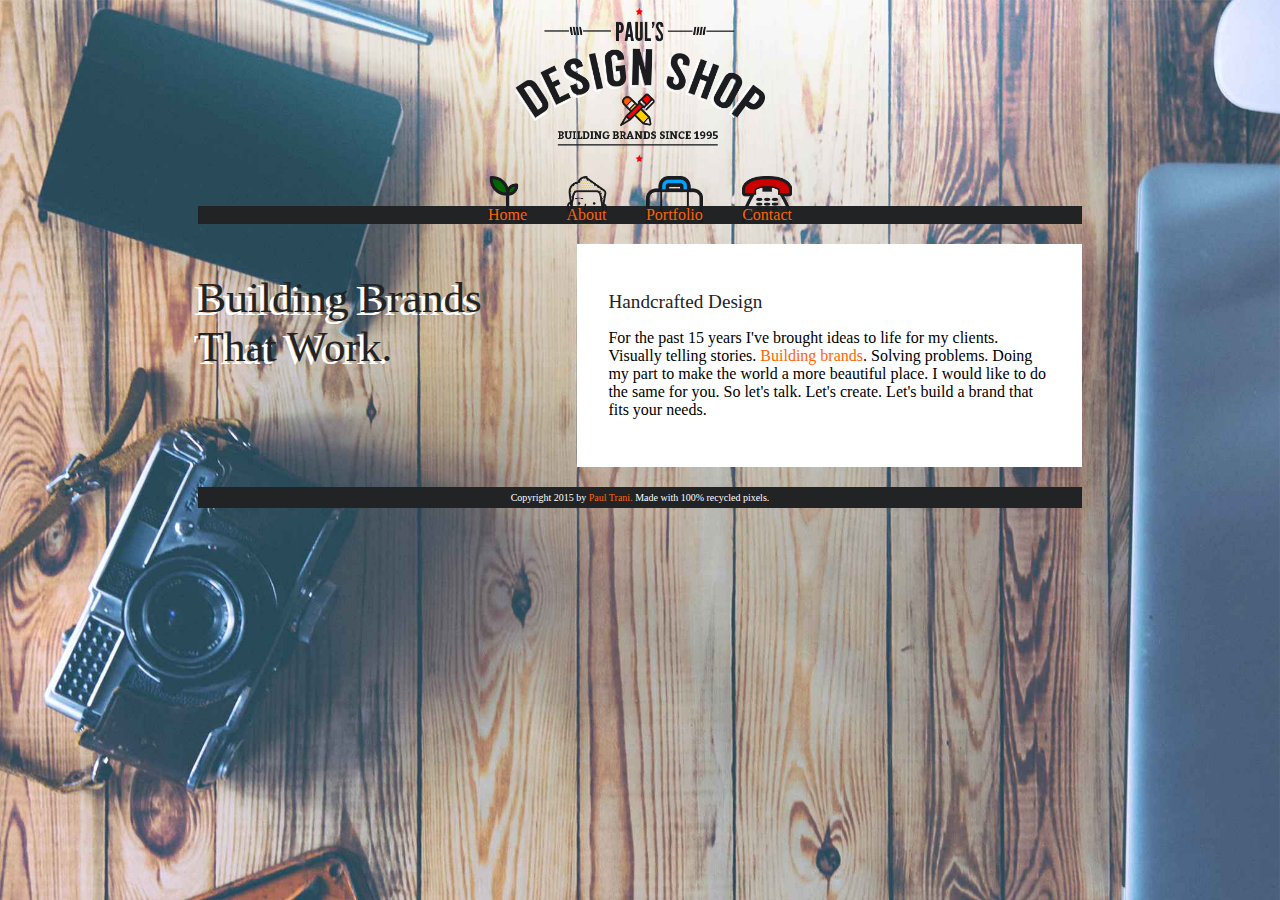
<file: index.html>
<!doctype html>
<html>
<head>
<meta charset="utf-8">
<title>Paul's Design Shop | Home</title>
<link href="styles.css" rel="stylesheet" type="text/css">
<!--The following script tag downloads a font from the Adobe Edge Web Fonts server for use within the web page. We recommend that you do not modify it.--><script>var __adobewebfontsappname__="dreamweaver"</script><script src="http://use.edgefonts.net/source-sans-pro:n2,n9:default;league-gothic:n4:default;bitter:n4:default.js" type="text/javascript"></script>
</head>

<body>

<header>
	<img src="Images/logo.png" width="250" alt=""/>
	<nav>
	  <a href="index.html" class="navHome">Home</a> 
	  <a href="about.html" class="navAbout">About</a> 
	  <a href="portfolio.html" class="navPort">Portfolio</a> 
	  <a href="contact.html" class="navContact">Contact</a>
	</nav>
</header>
<aside class="asideLeft">
  <h1>Building Brands That Work.</h1>
</aside>
<section class="sectionRight">
  <h2>Handcrafted Design</h2>
  <p>For the past 15 years I've brought ideas to life for my clients. Visually telling stories. <a href="portfolio.html">Building brands</a>. Solving problems. Doing my part to make the world a more beautiful place. I would like to do the same for you. So let's talk. Let's create. Let's build a brand that fits your needs. </p>
</section>
<footer>Copyright 2015 by<a href="http://www.paultrani.com" target="_blank"> Paul Trani.</a> Made with 100% recycled pixels.</footer>

</body>
</html>
</file>
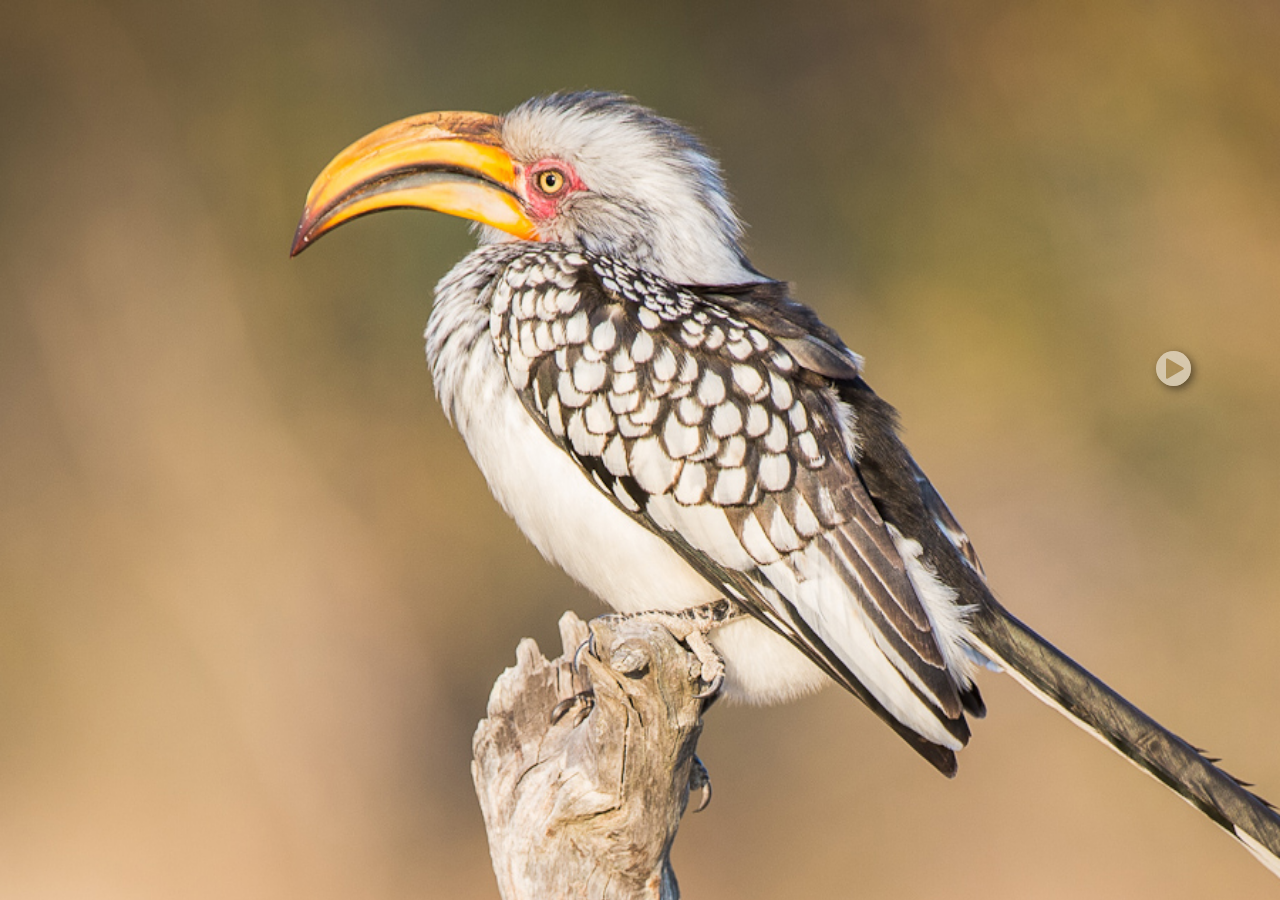
<file: EdgeAnimate/index.html>
<!DOCTYPE html>
<html style="height:100%;">
<head>
	<meta http-equiv="Content-Type" content="text/html; charset=utf-8"/>
	<meta http-equiv="X-UA-Compatible" content="IE=Edge"/>
	<title>Untitled</title>
<!--Adobe Edge Runtime-->
    <meta http-equiv="X-UA-Compatible" content="IE=Edge">
    <script type="text/javascript" charset="utf-8" src="index_edgePreload.js"></script>
    <style>
        .edgeLoad-EDGE-1396734290 { visibility:hidden; }
    </style>
<!--Adobe Edge Runtime End-->

</head>
<body style="margin:0;padding:0;height:100%;">
	<div id="Stage" class="EDGE-1396734290">
	</div>
</body>
</html>
</file>
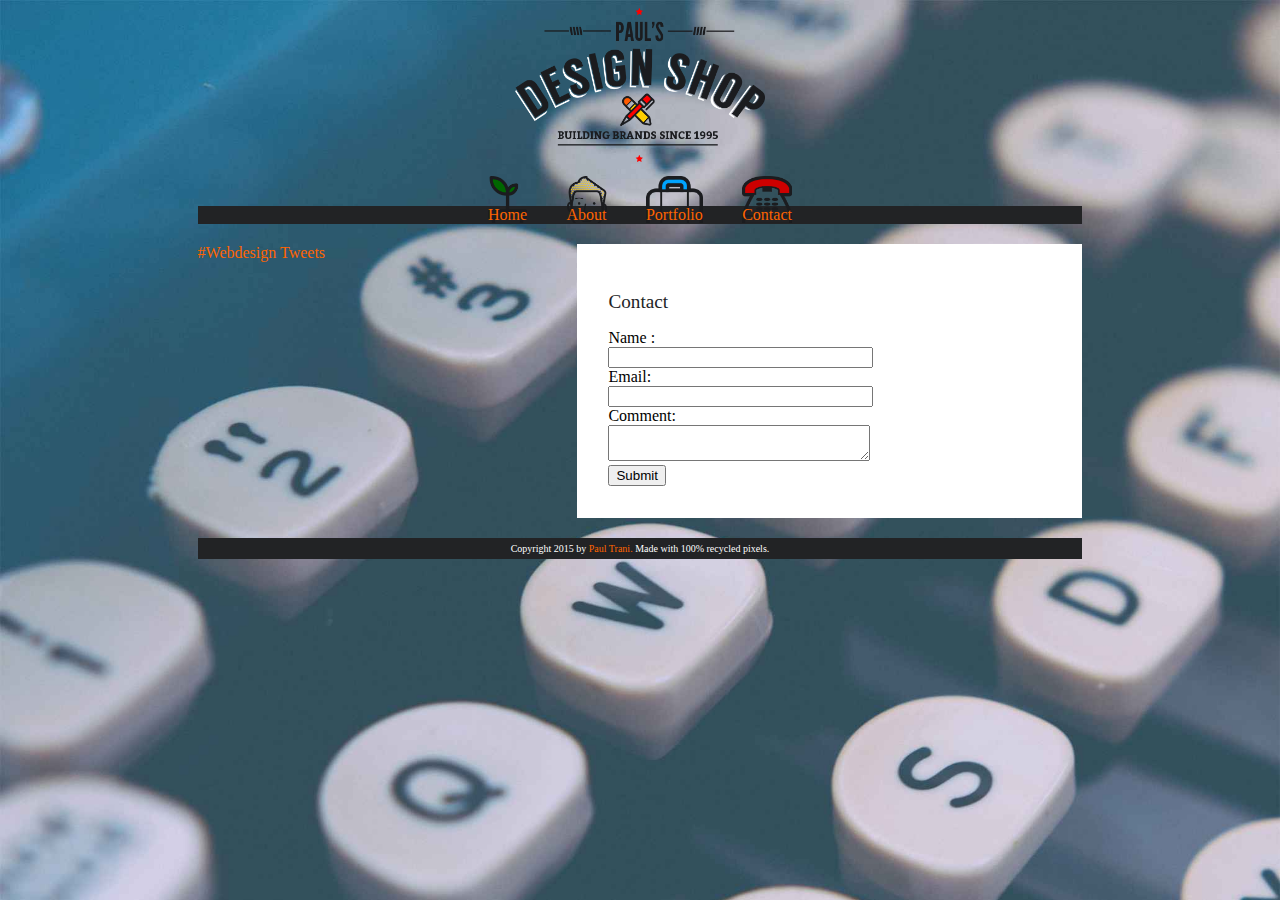
<file: contact.html>
<!doctype html>
<html>
<head>
<meta charset="utf-8">
<title>Paul's Design Shop | Contact</title>
<link href="styles.css" rel="stylesheet" type="text/css">
<style type="text/css">
body {
	background-image: url(Images/bkgdContact.jpg);
	background-size: cover;
	background-attachment: fixed;
}
</style>
<!--The following script tag downloads a font from the Adobe Edge Web Fonts server for use within the web page. We recommend that you do not modify it.--><script>var __adobewebfontsappname__="dreamweaver"</script><script src="http://use.edgefonts.net/source-sans-pro:n2,n9:default;league-gothic:n4:default;bitter:n4:default.js" type="text/javascript"></script>
</head>

<body>

<header><img src="Images/logo.png" width="250" alt=""/>
  <nav><a href="index.html" class="navHome">Home</a> <a href="about.html" class="navAbout">About</a> <a href="portfolio.html" class="navPort">Portfolio</a> <a href="contact.html" class="navContact">Contact</a></nav>
</header>

<aside class="asideLeft">
	<a class="twitter-timeline"  href="https://twitter.com/hashtag/Webdesign" data-widget-id="824609790932480005">#Webdesign Tweets</a>
<script>!function(d,s,id){var js,fjs=d.getElementsByTagName(s)[0],p=/^http:/.test(d.location)?'http':'https';if(!d.getElementById(id)){js=d.createElement(s);js.id=id;js.src=p+"://platform.twitter.com/widgets.js";fjs.parentNode.insertBefore(js,fjs);}}(document,"script","twitter-wjs");</script>
</aside>

<section class="sectionRight">
  <h2>Contact</h2>
  <form action="thankyou.html" method="post" name="form1" id="form1">
    <label for="name">Name
    :</label>
    <br>
    <input name="name" type="text" required id="name" form="form1" size="30">
    <br>
    <label for="email">Email:</label>
    <br>
    <input name="email" type="email" required id="email" form="form1" size="30">
    <br>
    <label for="comments">Comment:</label>
    <br>
    <textarea name="comments" cols="30" required id="comments" form="form1"></textarea>
    <br>
    <input name="submit" type="submit" id="submit" form="form1" value="Submit">
    &nbsp;
  </form>
</section>
<footer>Copyright 2015 by<a href="http://www.paultrani.com" target="_blank"> Paul Trani.</a> Made with 100% recycled pixels.</footer>

</body>
</html>
</file>
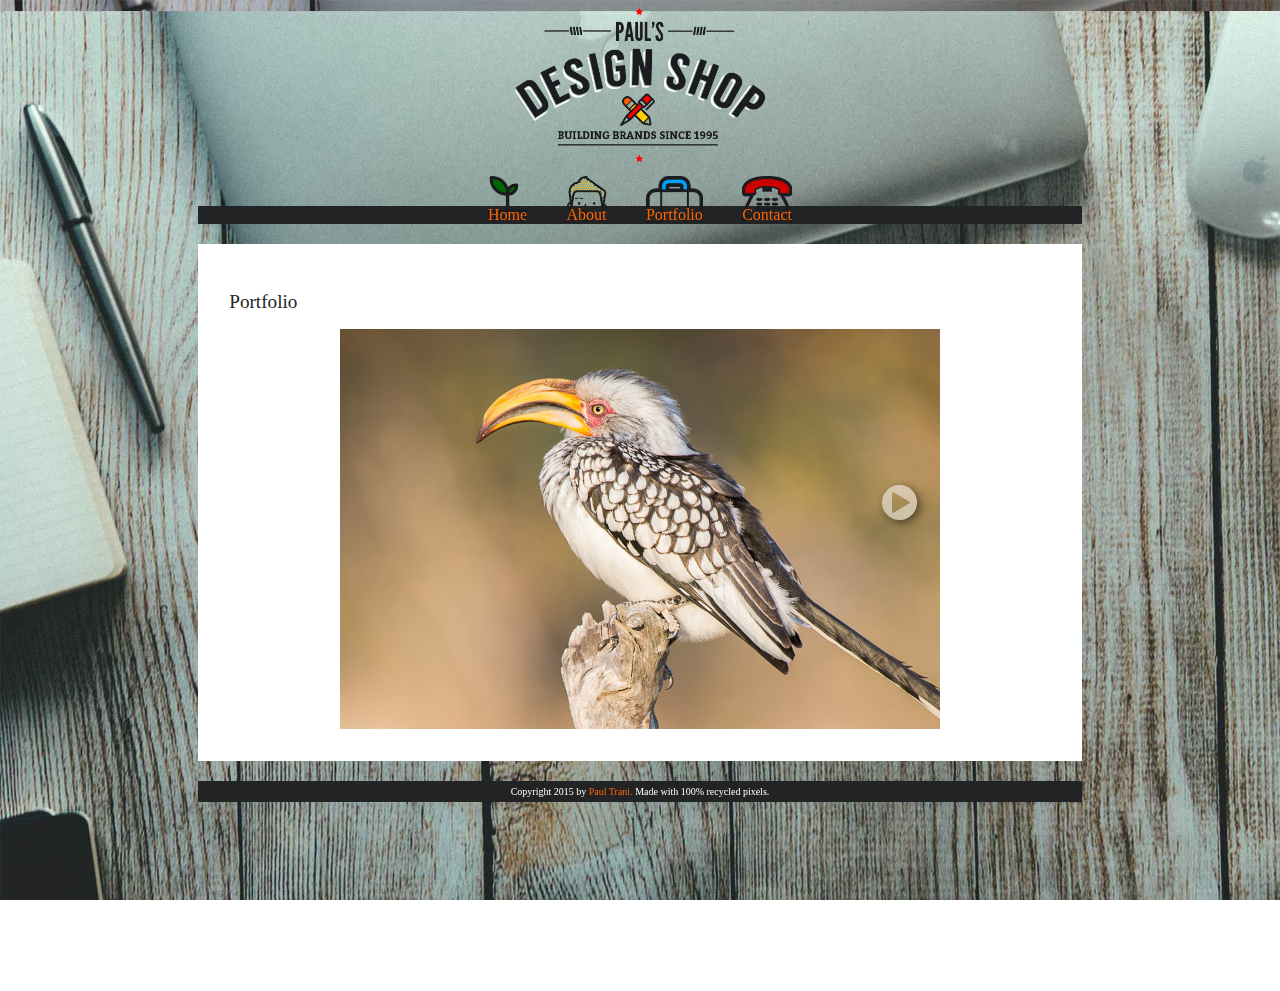
<file: portfolio.html>
<!doctype html>
<html>
<head>
<meta charset="utf-8">
<title>Paul's Design Shop | Portfolio</title>
<link href="styles.css" rel="stylesheet" type="text/css">
<style type="text/css">
body {
	background-image: url(Images/bkgdPort.jpg);
	background-size: cover;
	background-attachment: fixed;
}
</style>
<!--The following script tag downloads a font from the Adobe Edge Web Fonts server for use within the web page. We recommend that you do not modify it.--><script>var __adobewebfontsappname__="dreamweaver"</script><script src="http://use.edgefonts.net/source-sans-pro:n2,n9:default;league-gothic:n4:default;bitter:n4:default.js" type="text/javascript"></script>
</head>

<body>

<header><img src="Images/logo.png" width="250" alt=""/>
  <nav><a href="index.html" class="navHome">Home</a> <a href="about.html" class="navAbout">About</a> <a href="portfolio.html" class="navPort">Portfolio</a> <a href="contact.html" class="navContact">Contact</a></nav>
</header>
<section class="sectionFull">
  <h2>Portfolio </h2>
  <object id="EdgeID" type="text/html" width="600" height="400" data-dw-widget="Edge" data="edgeanimate_assets/index/Assets/index.html">
  </object>
</section>
<footer>Copyright 2015 by<a href="http://www.paultrani.com" target="_blank"> Paul Trani.</a> Made with 100% recycled pixels.</footer>

</body>
</html>
</file>
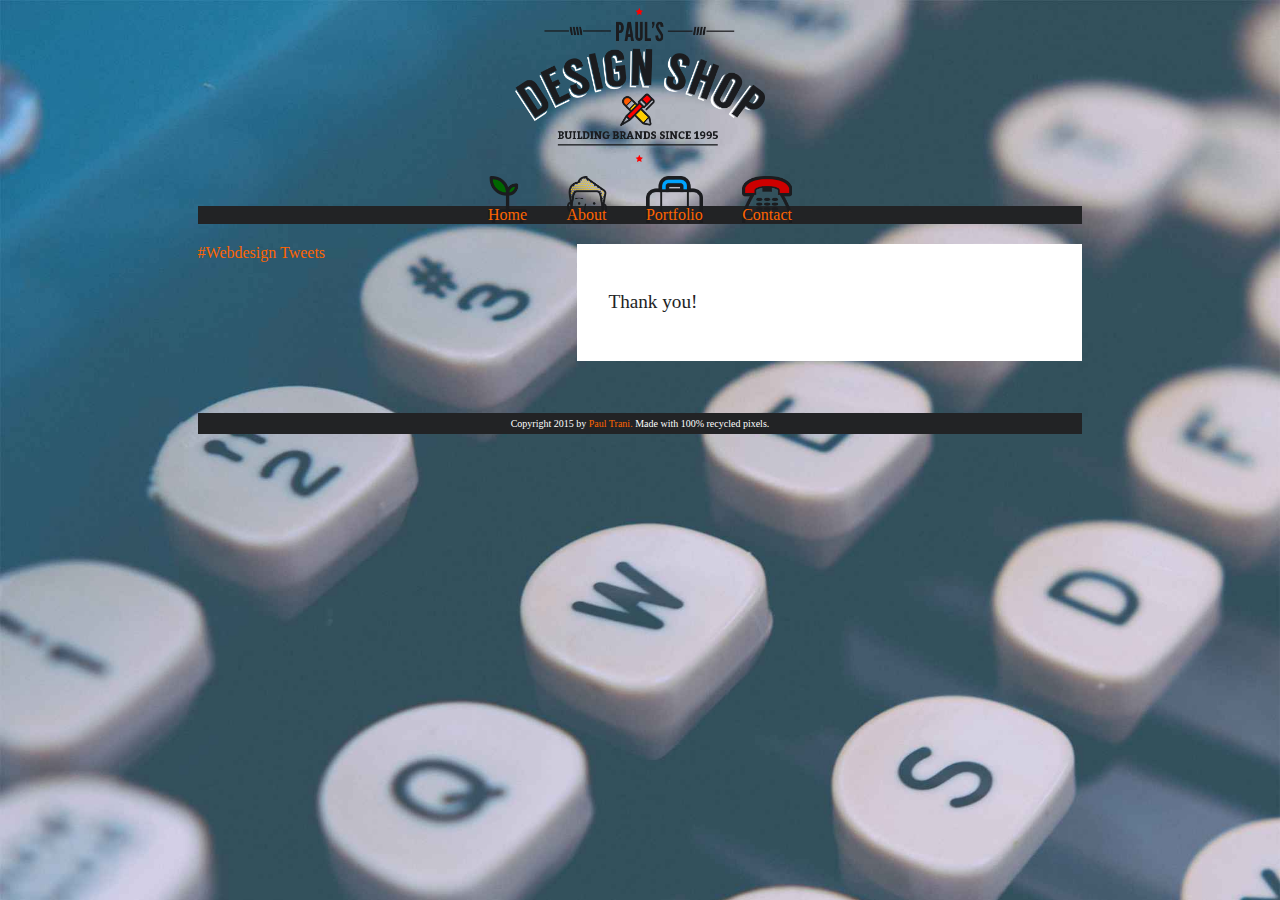
<file: thankyou.html>
<!doctype html>
<html>
<head>
<meta charset="utf-8">
<title>Paul's Design Shop | Thank You</title>
<link href="styles.css" rel="stylesheet" type="text/css">
<style type="text/css">
body {
	background-image: url(Images/bkgdContact.jpg);
	background-size: cover;
	background-attachment: fixed;
}
</style>
<!--The following script tag downloads a font from the Adobe Edge Web Fonts server for use within the web page. We recommend that you do not modify it.--><script>var __adobewebfontsappname__="dreamweaver"</script><script src="http://use.edgefonts.net/source-sans-pro:n2,n9:default;league-gothic:n4:default;bitter:n4:default.js" type="text/javascript"></script>
</head>

<body>

<header><img src="Images/logo.png" width="250" alt=""/>
  <nav><a href="index.html" class="navHome">Home</a> <a href="about.html" class="navAbout">About</a> <a href="portfolio.html" class="navPort">Portfolio</a> <a href="contact.html" class="navContact">Contact</a></nav>
</header>

<aside class="asideLeft">
	<a class="twitter-timeline"  href="https://twitter.com/hashtag/Webdesign" data-widget-id="824609790932480005">#Webdesign Tweets</a>
<script>!function(d,s,id){var js,fjs=d.getElementsByTagName(s)[0],p=/^http:/.test(d.location)?'http':'https';if(!d.getElementById(id)){js=d.createElement(s);js.id=id;js.src=p+"://platform.twitter.com/widgets.js";fjs.parentNode.insertBefore(js,fjs);}}(document,"script","twitter-wjs");</script>
</aside>

<section class="sectionRight">
  <h2>Thank you! </h2>
  
</section>
<footer>Copyright 2015 by<a href="http://www.paultrani.com" target="_blank"> Paul Trani.</a> Made with 100% recycled pixels.</footer>

</body>
</html>
</file>
<file: styles.css>
@charset "utf-8";
h1 {
	font-size: 2.7em;
	font-family: league-gothic;
	font-style: normal;
	font-weight: 400;
	text-shadow: -4px 3px #FFFFFF;
	color: #222325;
}
a {
	color: #FF6400;
	text-decoration: none;
}

h2 {
	font-family: bitter;
	font-style: normal;
	font-weight: 400;
	font-size: 1.2em;
	color: #222325;
}
nav {
	background-color: #222325;
	color: #FFFFFF;
	margin-left: 5%;
	margin-right: 5%;
	text-align: center;
	margin-top: 40px;
}
footer {
	background-color: #222325;
	color: #FFFFFF;
	font-size: x-small;
	margin-top: 5%;
	margin-right: 5%;
	margin-bottom: 5%;
	margin-left: 5%;
	padding-top: 5px;
	padding-bottom: 5px;
	text-align: center;
	clear: both;
}



body {
	font-family: source-sans-pro;
	font-style: normal;
	font-weight: 200;
	background-image: url(Images/bkgdHome.jpg);
	background-size: cover;
	background-attachment: fixed;
}
.asideLeft {
	width: 35%;
	margin-left: 5%;
	margin-right: 2.5%;
	float: left;
	margin-top: 20px;
}
.sectionRight {
	width: 45%;
	margin-left: 2.5%;
	margin-right: 5%;
	float: right;
	background-color: #FFFFFF;
	padding-top: 2.5%;
	padding-right: 2.5%;
	padding-bottom: 2.5%;
	padding-left: 2.5%;
	margin-top: 20px;
	margin-bottom: 20px;
}
.sectionFull {
	width: 65%;
	margin-left: 15%;
	margin-right: 15%;
	float: right;
	background-color: #FFFFFF;
	padding-top: 2.5%;
	padding-right: 2.5%;
	padding-bottom: 2.5%;
	padding-left: 2.5%;
	margin-top: 20px;
	margin-bottom: 20px;
}
header {
	text-align: center;
}
.navHome {
	font-family: bitter;
	font-style: normal;
	font-weight: 400;
	margin-left: 2%;
	margin-right: 2%;
	padding-top: 50px;
	background-image: url(Images/navHome.png);
	background-size: contain;
	background-repeat: no-repeat;
	background-position: 0% 20px;
	-webkit-transition: all 0.3s ease-in-out 0s;
	-o-transition: all 0.3s ease-in-out 0s;
	transition: all 0.3s ease-in-out 0s;
}
.navAbout {
	font-family: bitter;
	font-style: normal;
	font-weight: 400;
	margin-left: 2%;
	margin-right: 2%;
	padding-top: 50px;
	background-image: url(Images/navAbout.png);
	background-size: contain;
	background-repeat: no-repeat;
	background-position: 0% 20px;
	-webkit-transition: all .3s ease-in-out 0s;
	-o-transition: all .3s ease-in-out 0s;
	transition: all .3s ease-in-out 0s;
}
.navPort {
	font-family: bitter;
	font-style: normal;
	font-weight: 400;
	margin-left: 2%;
	margin-right: 2%;
	padding-top: 50px;
	background-image: url(Images/navPort.png);
	background-size: contain;
	background-repeat: no-repeat;
	background-position: 0% 20px;
	-webkit-transition: all .3s ease-in-out 0s;
	-o-transition: all .3s ease-in-out 0s;
	transition: all .3s ease-in-out 0s;
}
.navContact {
	font-family: bitter;
	font-style: normal;
	font-weight: 400;
	margin-left: 2%;
	margin-right: 2%;
	padding-top: 50px;
	background-image: url(Images/navContact.png);
	background-size: contain;
	background-repeat: no-repeat;
	background-position: 0% 20px;
	-webkit-transition: all .3s ease-in-out 0s;
	-o-transition: all .3s ease-in-out 0s;
	transition: all .3s ease-in-out 0s;
}
.navHome:hover {
	background-position: 0px;
	color: #FFFFFF;
}
.navAbout:hover {
	background-position: 0px;
	color: #FFFFFF;
}
.navPort:hover {
	background-position: 0px;
	color: #FFFFFF;
}
.navContact:hover {
	background-position: 0px;
	color: #FFFFFF;
}
#EdgeID {
	display: block;
	margin-left: auto;
	margin-right: auto;
}
video {
	display: block;
	margin-left: auto;
	margin-right: auto;
}



@media (min-width: 800px){
nav {
	background-color: #222325;
	color: #FFFFFF;
	margin-left: 15%;
	margin-right: 15%;
	text-align: center;
	margin-top: 40px;
}
footer {
	background-color: #222325;
	color: #FFFFFF;
	font-size: x-small;
	margin-top: 15%;
	margin-right: 15%;
	margin-bottom: 15%;
	margin-left: 15%;
	padding-top: 5px;
	padding-bottom: 5px;
	text-align: center;
	clear: both;
}
.sectionRight {
	width: 35%;
	margin-left: 2.5%;
	margin-right: 15%;
	float: right;
	background-color: #FFFFFF;
	padding-top: 2.5%;
	padding-right: 2.5%;
	padding-bottom: 2.5%;
	padding-left: 2.5%;
	margin-top: 20px;
	margin-bottom: 20px;
}
.asideLeft {
	width: 25%;
	margin-left: 15%;
	margin-right: 2.5%;
	float: left;
}




}

@media (min-width: 450px) and (max-width: 800px){
}

@media (max-width: 450px){
.asideLeft {
	width: 90%;
	margin-left: 5%;
	margin-right: 5%;
	float: left;
}
.sectionRight {
	width: 85%;
	margin-left: 5%;
	margin-right: 5%;
	float: right;
	background-color: #FFFFFF;
	padding-top: 2.5%;
	padding-right: 2.5%;
	padding-bottom: 2.5%;
	padding-left: 2.5%;
	margin-top: 20px;
	margin-bottom: 20px;
}
body {
	font-family: source-sans-pro;
	font-style: normal;
	font-weight: 900;
	background-image: -webkit-linear-gradient(270deg,rgba(255,255,255,1.00) 0%,rgba(255,255,255,0.00) 100%), url(Images/bkgdHome.jpg);
	background-image: -moz-linear-gradient(270deg,rgba(255,255,255,1.00) 0%,rgba(255,255,255,0.00) 100%), url(Images/bkgdHome.jpg);
	background-image: -o-linear-gradient(270deg,rgba(255,255,255,1.00) 0%,rgba(255,255,255,0.00) 100%), url(Images/bkgdHome.jpg);
	background-image: linear-gradient(180deg,rgba(255,255,255,1.00) 0%,rgba(255,255,255,0.00) 100%), url(Images/bkgdHome.jpg);
	background-size: cover;
	background-attachment: fixed;
}



}

@media (min-width: 520px) and (max-width: 950px){
#EdgeID {
	display: block;
	margin-left: auto;
	margin-right: auto;
	width: 400px;
	height: 300px;
}
video {
	display: block;
	margin-left: auto;
	margin-right: auto;
	width: 400px;
	height: 300px;
}


}

@media (max-width: 520px){
#EdgeID {
	display: block;
	margin-left: auto;
	margin-right: auto;
	width: 240px;
	height: 185px;
}
video {
	display: block;
	margin-left: auto;
	margin-right: auto;
	width: 240px;
	height: 200px;
}


}
</file>
